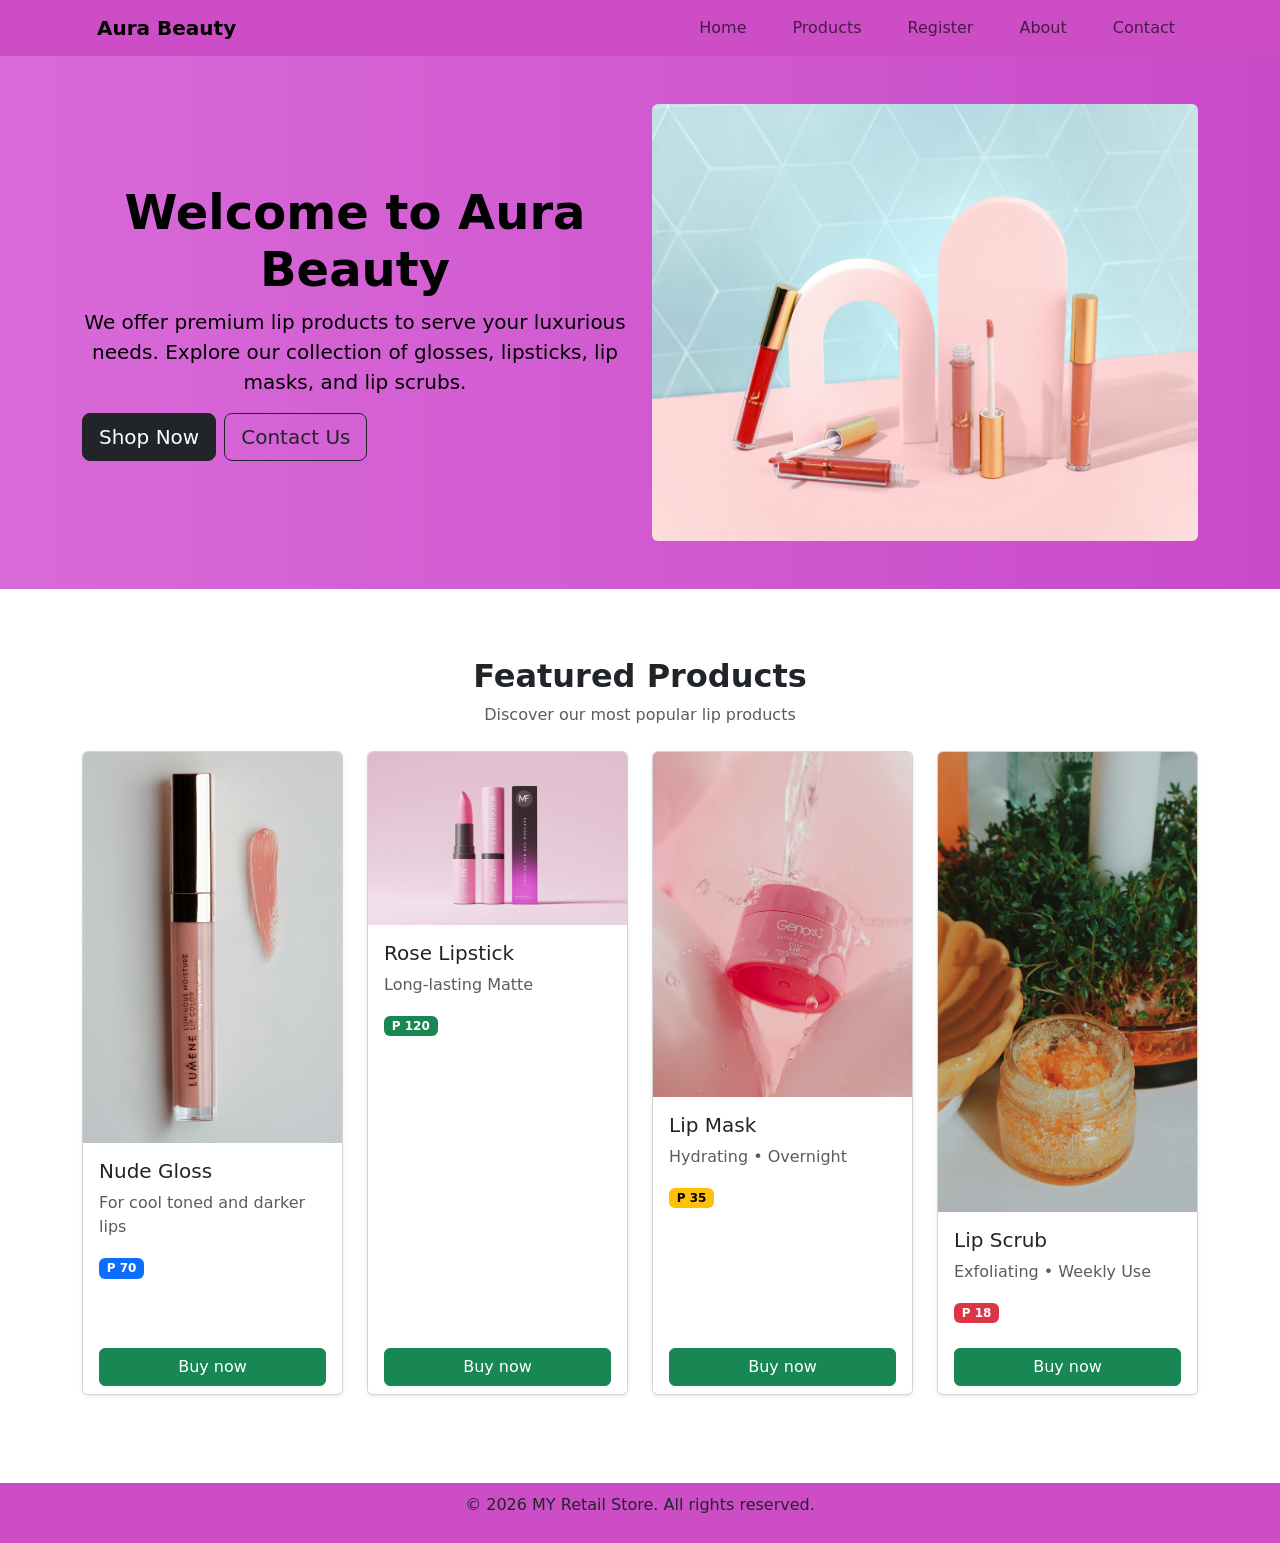
<file: index.html>
<!DOCTYPE html>
<html lang="en">
<head>
	<meta charset="UTF-8">
  <meta name="viewport" content="width=device-width, initial-scale=1">
	<title>Home Page</title>
	<link rel="stylesheet" href="style.css">
    <!-- Bootstrap CSS -->
  <link href="https://cdn.jsdelivr.net/npm/bootstrap@5.3.3/dist/css/bootstrap.min.css" rel="stylesheet">
  <!--Bootsrap Icons-->
  <link rel="stylesheet" href="https://cdn.jsdelivr.net/npm/bootstrap-icons@1.11.3/font/bootstrap-icons.css">

</head>
<body>
<nav class="navbar navbar-expand-lg navbar-light custom-nav">
    <div class="container">
        <!--Logo/Brand-->
        <a class="navbar-brand fw-bold" href="index.html">
            Aura Beauty</a>
        <!--Mobile Toggle Button-->
        <button class="navbar-toggler" type="button" data-bs-toggle="collapse" data-bs-target="#mainNav">
            <span class="navbar-toggler-icon"></span>
        </button>
        <!--Navigation Links-->
        <div class="collapse navbar-collapse"id="mainNav">
              <ul class="navbar-nav ms-auto align-items-lg-center">
                <li class="nav-item">
                    <a class="nav-link" href="index.html">Home</a>
                </li>
                <li class="nav-item">
                    <a class="nav-link" href="products.html">Products</a>
                </li>
                <li class="nav-item">
                    <a class="nav-link" href="register.html">Register</a>
                </li>
                <li class="nav-item">
                    <a class="nav-link" href="about.html">About</a>
                </li>
                <li class="nav-item">
                    <a class="nav-link" href="contact.html">Contact</a>
                </li>
                  </ul>
                </div>
    </div>
</nav>	
<header class="py-5 custom-header">
    <div class="container">
        <div class="row align-items-center g-4">
            <div class="col-12 col-md-6">
                <h1 class="display-5 fw-bold">Welcome to Aura Beauty</h1>
                <p class="lead">
                  We offer premium lip products to serve your luxurious needs. Explore our collection of glosses, lipsticks, lip masks, and lip scrubs.
                </p>
                <div class="d-flex gap-2">
                    <a class="btn btn-dark btn-lg" href="products.html">Shop Now</a>
                    <a class="btn btn-outline-dark btn-lg" href="contact.html">Contact Us</a>
                </div>
            </div>
            <div class="col-md-6 text-center">
                <img src="images/home-page.jpg" alt="Aura Beauty" class="img-fluid rounded">
            </div>
        </div>
      </div>
</header>
  
<!--Main Content-->
 <main>
    <section id="lip-product" class="py-5"> 
  <div class="container"> 
    <div class="text-center mb-4"> 
      <h2 class="fw-bold">Featured Products</h2> 
      <p class="text-muted">Discover our most popular lip products</p> 
    </div> 
 
    <div class="row g-4"> 
      <!-- Lip product 1 --> 
      <div class="col-12 col-sm-6 col-lg-3"> 
        <div class="card h-100 shadow-sm"> 
          <img src="images/lip-gloss.jpg" class="card-img-top img-fluid" alt="Lip product 1"> 
          <div class="card-body"> 
            <h5 class="card-title">Nude Gloss</h5> 
            <p class="card-text text-muted">For cool toned and darker lips </p> 
            <span class="badge text-bg-primary">P 70</span> 
          </div> 
          <div class="card-footer bg-white border-0"> 
            <a href="register.html" class="btn btn-success w-100">Buy now</a> 
          </div> 
        </div> 
      </div> 
 
      <!-- Lip product 2 --> 
      <div class="col-12 col-sm-6 col-lg-3"> 
        <div class="card h-100 shadow-sm"> 
          <img src="images/lip-stick.jpg" class="card-img-top" alt="Lip product 2"> 
          <div class="card-body"> 
            <h5 class="card-title">Rose Lipstick</h5> 
            <p class="card-text text-muted">Long-lasting Matte </p> 
            <span class="badge text-bg-success">P 120</span> 
          </div> 
          <div class="card-footer bg-white border-0"> 
            <a href="register.html" class="btn btn-success w-100">Buy now</a> 
          </div> 
        </div> 
      </div> 
 
      <!-- Lip product 3 --> 
      <div class="col-12 col-sm-6 col-lg-3"> 
        <div class="card h-100 shadow-sm"> 
          <img src="images/lip-mask.jpg" class="card-img-top" alt="Lip product 3"> 
          <div class="card-body"> 
            <h5 class="card-title">Lip Mask</h5> 
            <p class="card-text text-muted">Hydrating • Overnight </p> 
            <span class="badge text-bg-warning">P 35</span> 
          </div> 
          <div class="card-footer bg-white border-0"> 
            <a href="register.html" class="btn btn-success w-100">Buy now</a> 
          </div> 
        </div> 
      </div> 
 
      <!-- Lip product 4 --> 
      <div class="col-12 col-sm-6 col-lg-3"> 
        <div class="card h-100 shadow-sm"> 
          <img src="images/lip-scrub.jpg" class="card-img-top" alt="Lip product 4"> 
          <div class="card-body"> 
            <h5 class="card-title">Lip Scrub</h5> 
            <p class="card-text text-muted">Exfoliating • Weekly Use </p> 
            <span class="badge text-bg-danger">P 18</span> 
          </div> 
          <div class="card-footer bg-white border-0"> 
            <a href="register.html" class="btn btn-success w-100">Buy now</a> 
          </div> 
        </div> 
      </div> 
    </div> 
  </div> 
   </section>
  </main>
 <!--Footer-->
  <footer>
	<p>&copy; 2026 MY Retail Store. All rights reserved.</p>
 </footer>
 <script src="https://cdn.jsdelivr.net/npm/bootstrap@5.3.3/dist/js/bootstrap.bundle.min.js"></script>
</body>
</html>
</file>
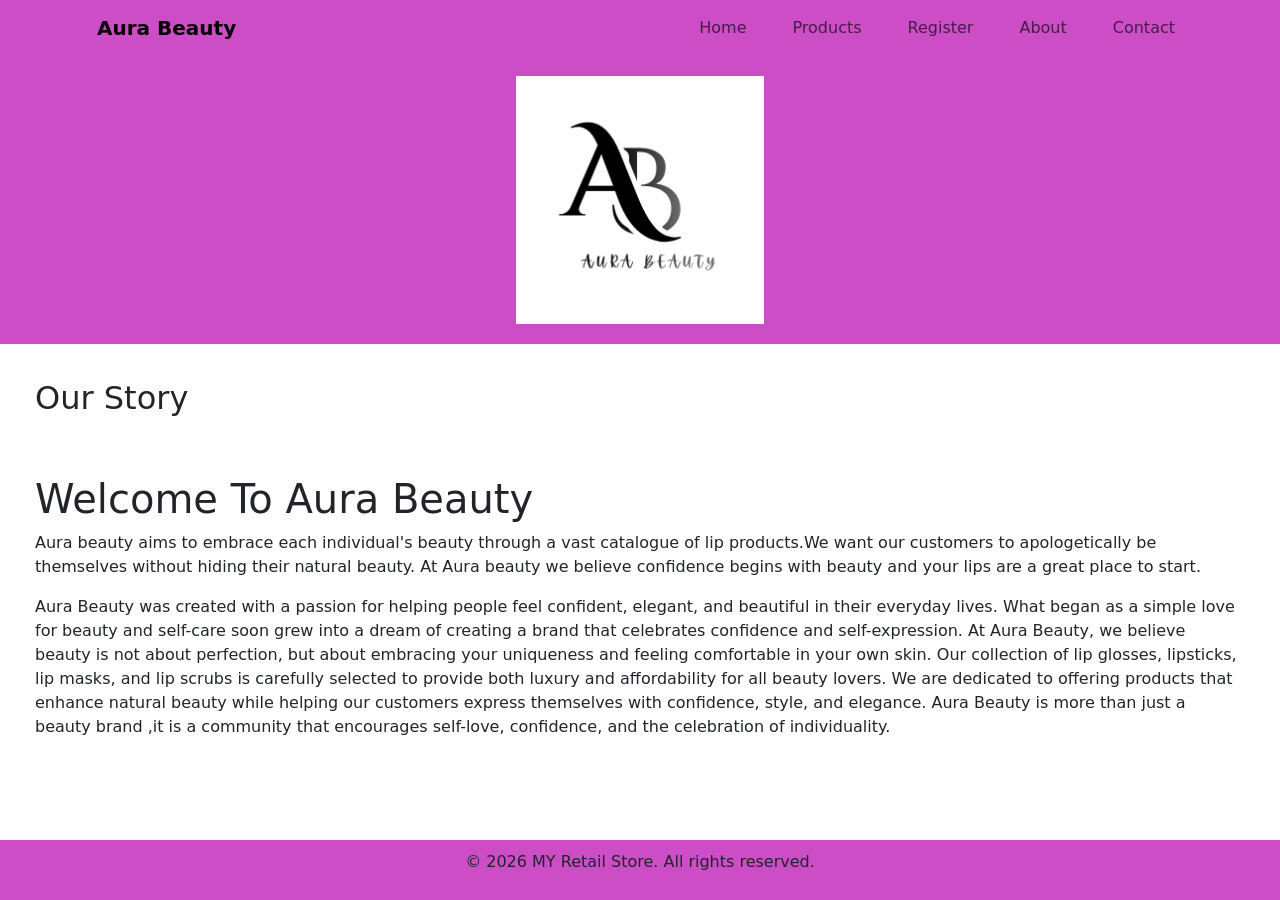
<file: about.html>
<!DOCTYPE html>
<html lang="en">
<head>
	<meta charset="UTF-8">	
	<title>About us Page</title>
	<link rel="stylesheet" href="style.css">
    <!-- Bootstrap CSS -->
  <link href="https://cdn.jsdelivr.net/npm/bootstrap@5.3.3/dist/css/bootstrap.min.css" rel="stylesheet">
  <!--Bootsrap Icons-->
  <link rel="stylesheet" href="https://cdn.jsdelivr.net/npm/bootstrap-icons@1.11.3/font/bootstrap-icons.css">
</head>
<body>
<nav class="navbar navbar-expand-lg navbar-light custom-nav">
    <div class="container">
        <!--Logo/Brand-->
        <a class="navbar-brand fw-bold" href="index.html">
            Aura Beauty</a>
        <!--Mobile Toggle Button-->
        <button class="navbar-toggler" type="button" data-bs-toggle="collapse" data-bs-target="#mainNav">
            <span class="navbar-toggler-icon"></span>
        </button>
        <!--Navigation Links-->
        <div class="collapse navbar-collapse"id="mainNav">
            <ul class="navbar-nav ms-auto align-items-lg-center">
                <li class="nav-item">
                    <a class="nav-link" href="index.html">Home</a>
                </li>
                <li class="nav-item"></li>
                    <a class="nav-link" href="products.html">Products</a>
                </li>
                <li class="nav-item">
                    <a class="nav-link" href="register.html">Register</a>
                </li>
                <li class="nav-item">
                    <a class="nav-link" href="about.html">About</a>
                </li>
                <li class="nav-item">
                    <a class="nav-link" href="contact.html">Contact</a>
                </li>
                </ul>
                </div>
    </div>
</nav>
<header>
    <img src="aura-logo.png" 
		alt="aura beauty logo" 
		style="width:20%">
</header>
 <!--Main Content-->
 <main>
	<section>
	 <h2>Our Story</h2>
       </section>

       <section>
       <h1>Welcome To Aura Beauty</h1>
	   <div class="about-section">
		<p>
Aura beauty aims to embrace each individual's beauty through a vast catalogue of lip products.We want our customers to apologetically be themselves without hiding their natural beauty.

At Aura beauty we believe confidence begins with beauty and your lips are a great place to start. </p>
<p>
Aura Beauty was created with a passion for helping people feel confident, elegant, and beautiful in their everyday lives. What began as a simple love for beauty and self-care soon grew into a dream of creating a brand that celebrates confidence and self-expression. At Aura Beauty, we believe beauty is not about perfection, but about embracing your uniqueness and feeling comfortable in your own skin.

Our collection of lip glosses, lipsticks, lip masks, and lip scrubs is carefully selected to provide both luxury and affordability for all beauty lovers. We are dedicated to offering products that enhance natural beauty while helping our customers express themselves with confidence, style, and elegance.

Aura Beauty is more than just a beauty brand ,it is a community that encourages self-love, confidence, and the celebration of individuality.
</p>
	</div>
   </section>

  </main>
<!--Footer-->
  <footer>
	<p>&copy; 2026 MY Retail Store. All rights reserved.</p>
 </footer>
</body>
</html>
</file>
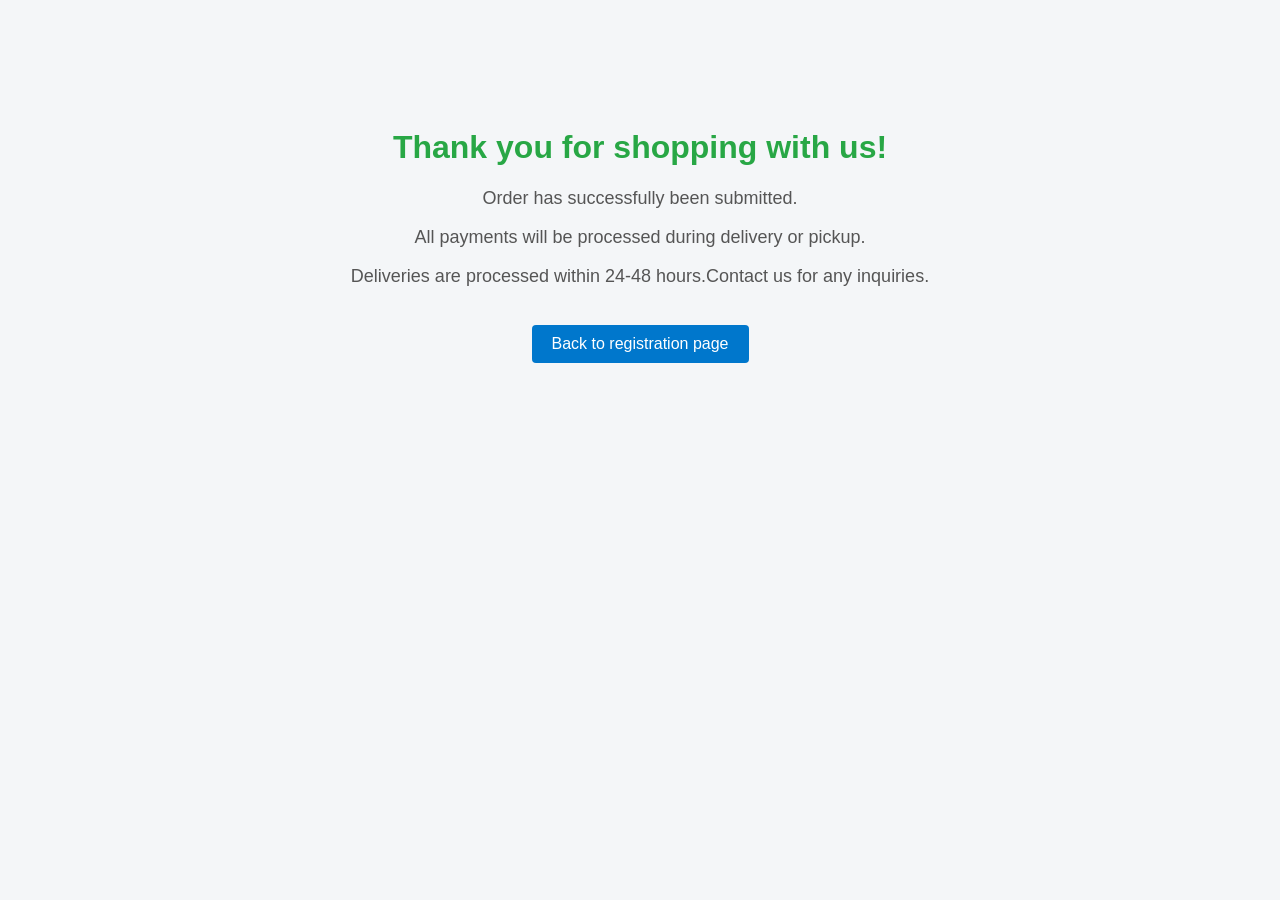
<file: acknowledgements.html>
<!DOCTYPE html>
<html lang="en">
<head>
    <meta charset="UTF-8">	
    <title>Thank You</title>

    <style> 
        body {
            font-family: Arial, sans-serif;
            background-color: #f4f6f8;
            text-align: center;
            padding-top: 100px;

        }
        h1 {
            color: #28a745;
        }
        
        p {
            font-size: 18px;
            color: #555;
        }
        
        a {
            display: inline-block;
            margin-top: 20px;
            text-decoration: none;
            color: white;
            background-color: #0077cc;
            padding: 10px 20px;
            border-radius: 4px;
        }

        a:hover {
            background-color:#005fa3;

        }
     </style>
    </head>
    <body>

        <h1>Thank you for shopping with us!</h1>
        <p>Order has successfully been submitted.</p>
        <p>All payments will be processed during delivery or pickup.</p>
        <p>Deliveries are processed within 24-48 hours.Contact us for any inquiries.</p>

        <a href="register.html">Back to registration page</a>

        </body>
        </html>
</file>
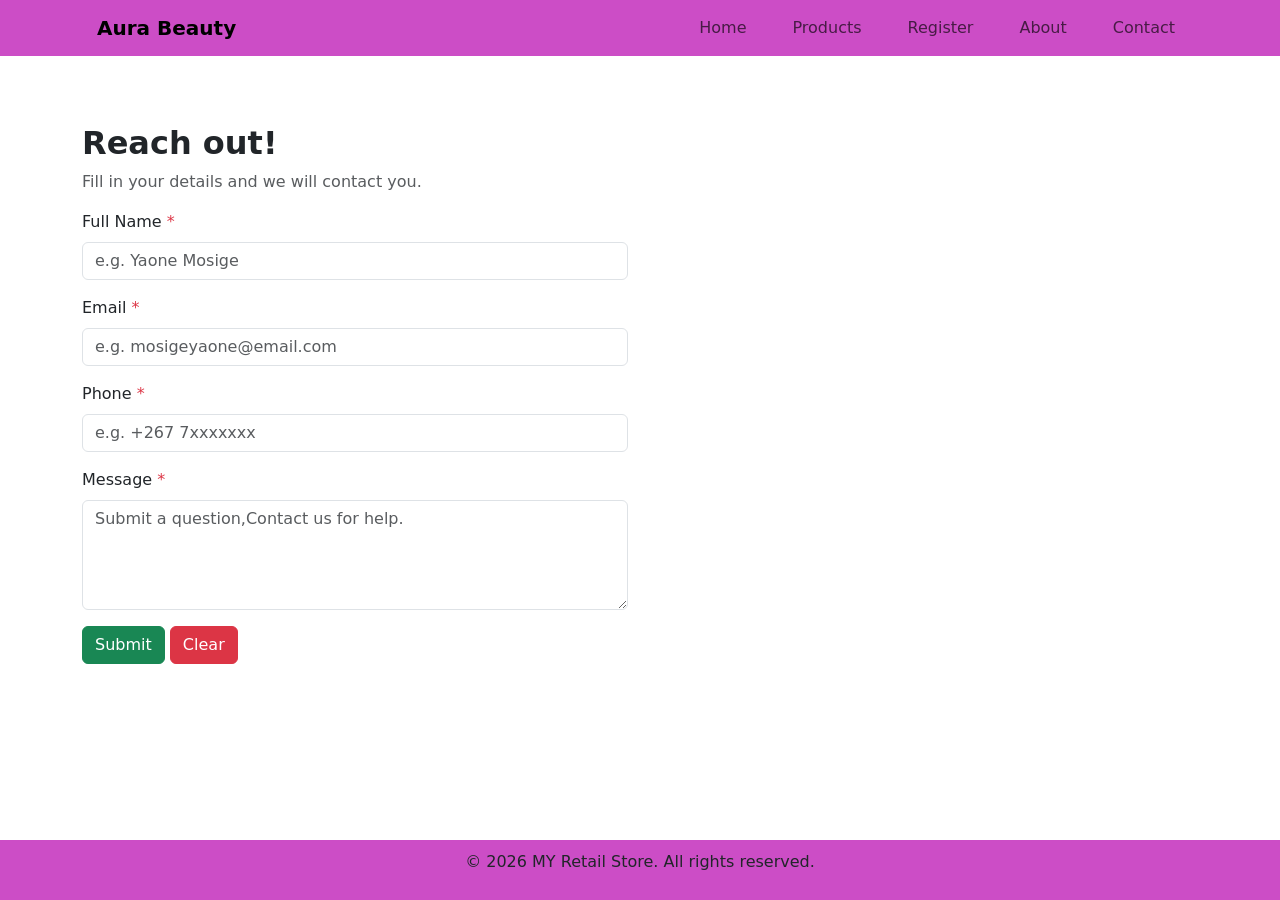
<file: contact.html>
<!DOCTYPE html>
<html lang="en">
<head>
	<meta charset="UTF-8">	
	<title>Contact us page</title>
	<link rel="stylesheet" href="style.css">
    <!-- Bootstrap CSS -->
  <link href="https://cdn.jsdelivr.net/npm/bootstrap@5.3.3/dist/css/bootstrap.min.css" rel="stylesheet">
  <!--Bootsrap Icons-->
  <link rel="stylesheet" href="https://cdn.jsdelivr.net/npm/bootstrap-icons@1.11.3/font/bootstrap-icons.css">
</head>
<body>
<nav class="navbar navbar-expand-lg navbar-light custom-nav">
    <div class="container">
        <!--Logo/Brand-->
        <a class="navbar-brand fw-bold" href="index.html">
            Aura Beauty</a>
        <!--Mobile Toggle Button-->
        <button class="navbar-toggler" type="button" data-bs-toggle="collapse" data-bs-target="#mainNav">
            <span class="navbar-toggler-icon"></span>
        </button>
        <!--Navigation Links-->
        <div class="collapse navbar-collapse"id="mainNav">
            <ul class="navbar-nav ms-auto align-items-lg-center">
                <li class="nav-item">
                    <a class="nav-link" href="index.html">Home</a>
                </li>
                <li class="nav-item">
                    <a class="nav-link" href="products.html">Products</a>
                </li>
                <li class="nav-item">
                    <a class="nav-link" href="register.html">Register</a>
                </li>
                <li class="nav-item">
                    <a class="nav-link" href="about.html">About</a>
                </li>
                <li class="nav-item">
                    <a class="nav-link" href="contact.html">Contact</a>
                </li>
                </ul>
                </div>
    </div>
</nav>
 <!--Main Content-->
 <main>
	<section id="contact" class="py-5">
  <div class="container">
    <div class="row g-4">
      <div class="col-lg-6">
        <h2 class="fw-bold">Reach out!</h2>
        <p class="text-muted">Fill in your details and we will contact you.</p>

        <form action="feedback.html" method="get">
          
          <div class="mb-3">
            <label class="form-label">Full Name <span class="text-danger">*</span></label>
            <input type="text" class="form-control" placeholder="e.g. Yaone Mosige" required>
          </div>

          <div class="mb-3">
            <label class="form-label">Email <span class="text-danger">*</span></label>
            <input type="email" class="form-control" placeholder="e.g. mosigeyaone@email.com" required>
          </div>

          <div class="mb-3">
            <label class="form-label">Phone <span class="text-danger">*</span></label>
            <input type="tel" class="form-control" placeholder="e.g. +267 7xxxxxxx" required>
          </div>

          <div class="mb-3">
            <label class="form-label">Message <span class="text-danger">*</span></label>
            <textarea class="form-control" rows="4" placeholder="Submit a question,Contact us for help."></textarea>
          </div>

          <button type="submit" class="btn btn-success">Submit </button>
          <button type="reset" class="btn btn-danger">Clear</button>
        </form>
      </div>
      </div>
      </div>
      </section>

  </main>
<!--Footer-->
  <footer>
	<p>&copy; 2026 MY Retail Store. All rights reserved.</p>
 </footer>
</body>
</html>
</file>
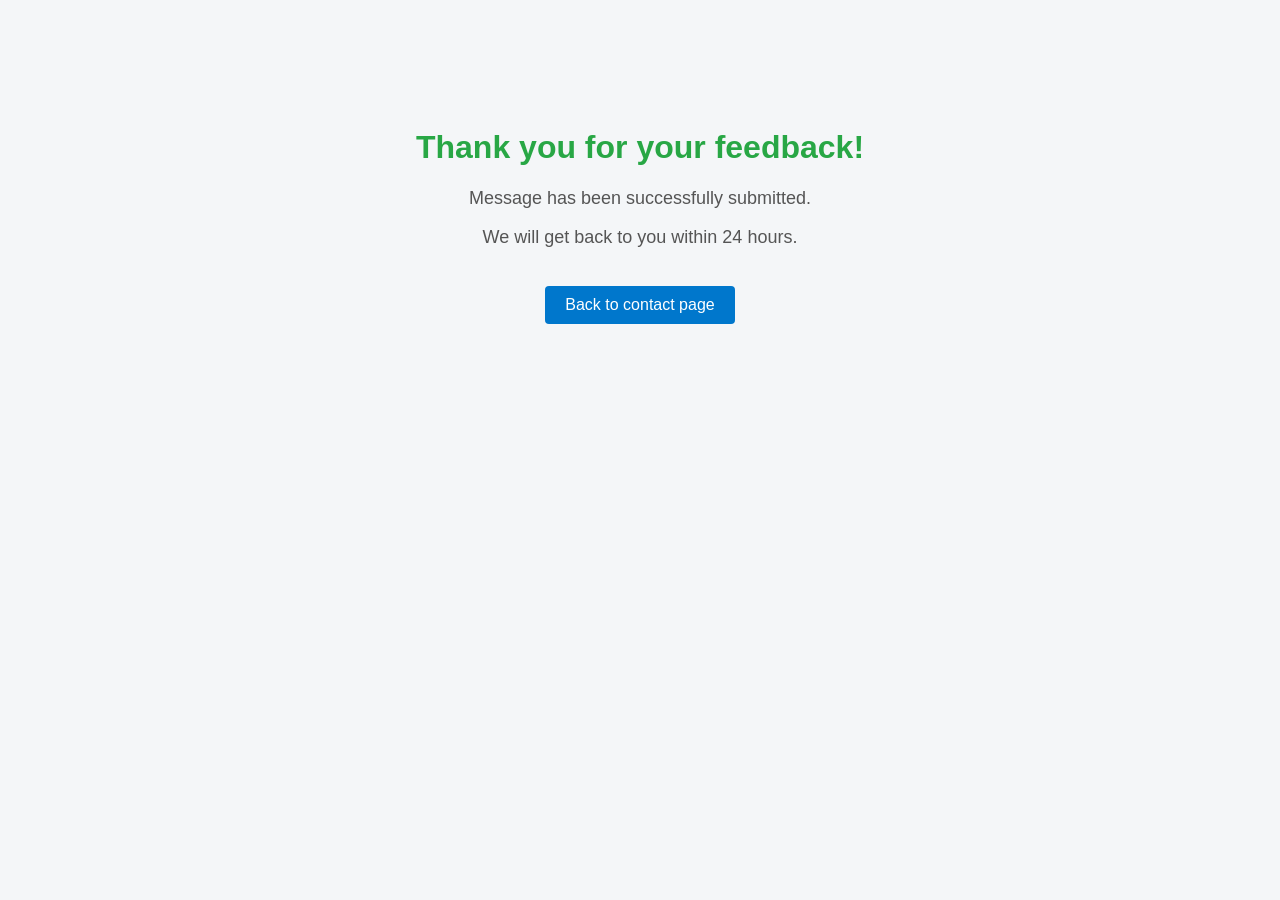
<file: feedback.html>
<!DOCTYPE html>
<html lang="en">
<head>
    <meta charset="UTF-8">	
    <title>Thank You</title>

    <style> 
        body {
            font-family: Arial, sans-serif;
            background-color: #f4f6f8;
            text-align: center;
            padding-top: 100px;

        }
        h1 {
            color: #28a745;
        }
        
        p {
            font-size: 18px;
            color: #555;
        }
        
        a {
            display: inline-block;
            margin-top: 20px;
            text-decoration: none;
            color: white;
            background-color: #0077cc;
            padding: 10px 20px;
            border-radius: 4px;
        }

        a:hover {
            background-color:#005fa3;

        }
     </style>
    </head>
    <body>

        <h1>Thank you for your feedback!</h1>
        <p>Message has been successfully submitted.</p>
        <p>We will get back to you within 24 hours.</p>
        <a href="contact.html">Back to contact page</a>
       
    </body>
        </html>
</file>
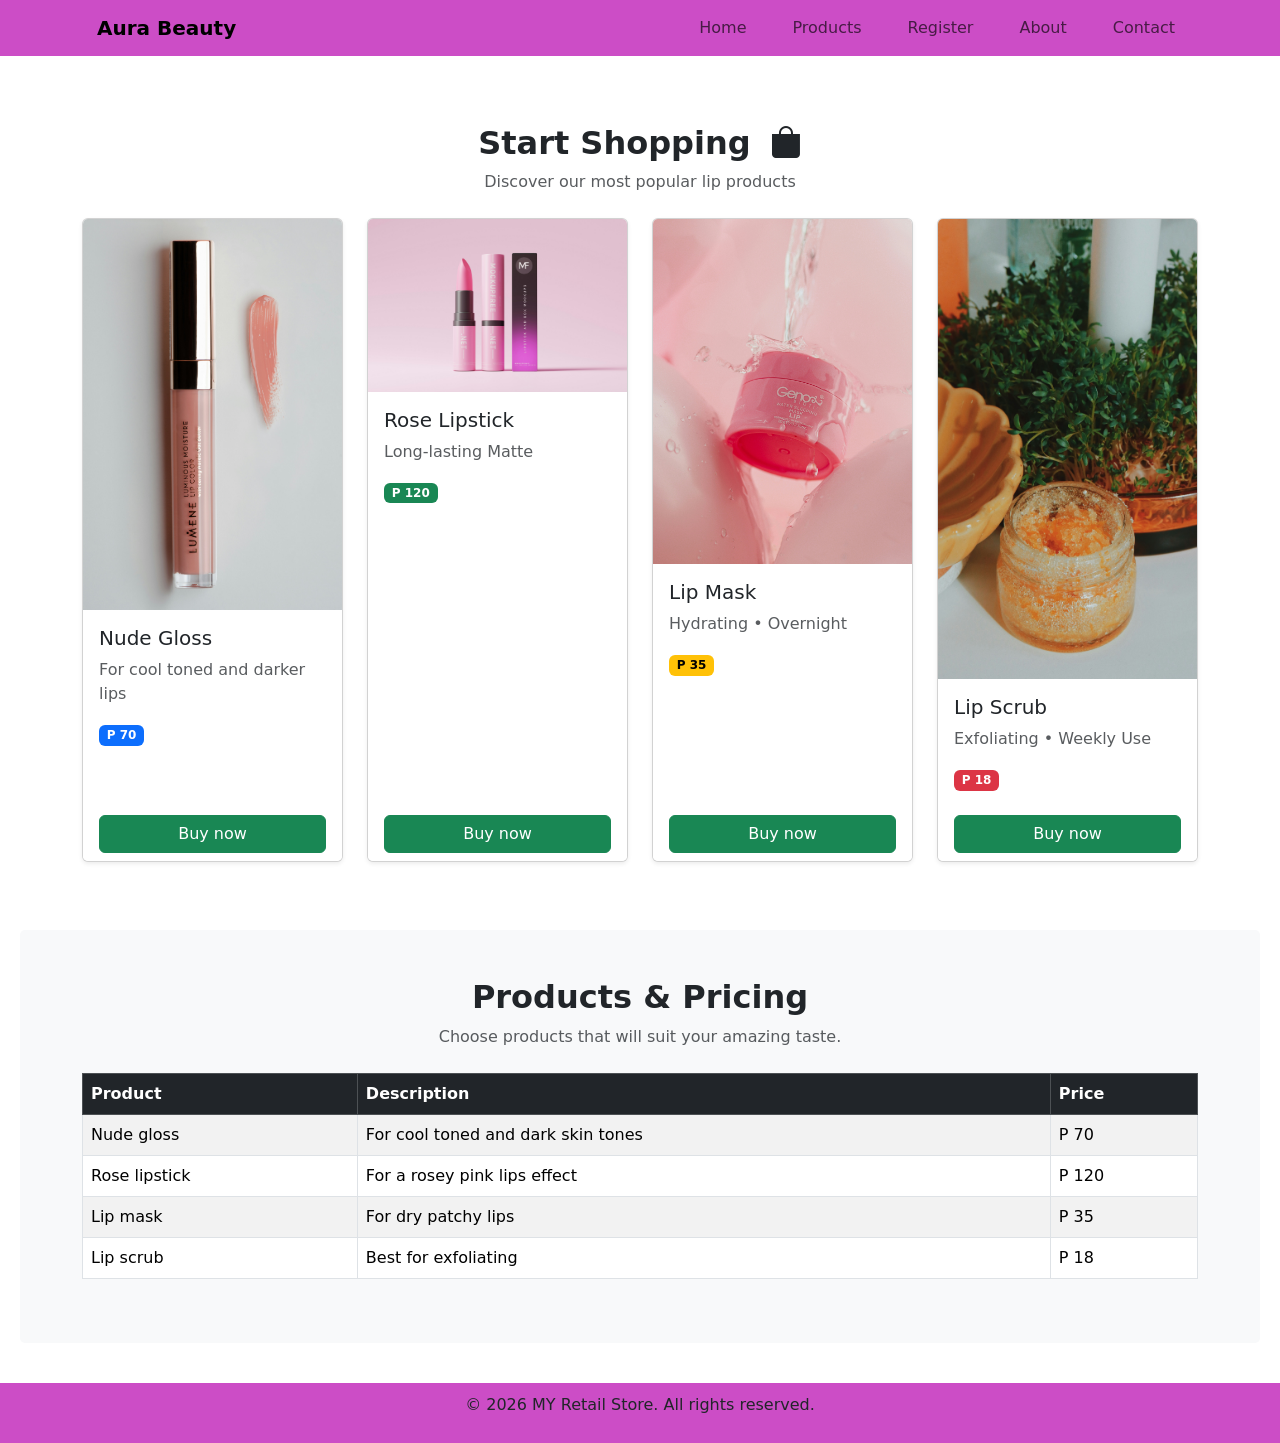
<file: products.html>
<!DOCTYPE html>
<html lang="en">
<head>
	<meta charset="UTF-8">
  <meta name="viewport" content="width=device-width, initial-scale=1">
	<title>Products Page</title>
	<link rel="stylesheet" href="style.css">
    <!-- Bootstrap CSS -->
  <link href="https://cdn.jsdelivr.net/npm/bootstrap@5.3.3/dist/css/bootstrap.min.css" rel="stylesheet">
  <!--Bootsrap Icons-->
  <link rel="stylesheet" href="https://cdn.jsdelivr.net/npm/bootstrap-icons@1.11.3/font/bootstrap-icons.css">
</head>
<body>
   <nav class="navbar navbar-expand-lg navbar-light custom-nav">
    <div class="container">
        <!--Logo/Brand-->
        <a class="navbar-brand fw-bold" href="index.html">
            Aura Beauty</a>
        <!--Mobile Toggle Button-->
        <button class="navbar-toggler" type="button" data-bs-toggle="collapse" data-bs-target="#mainNav">
            <span class="navbar-toggler-icon"></span>
        </button>
        <!--Navigation Links-->
        <div class="collapse navbar-collapse"id="mainNav">
            <ul class="navbar-nav ms-auto align-items-lg-center">
                <li class="nav-item">
                    <a class="nav-link" href="index.html">Home</a>
                </li>
                <li class="nav-item">
                    <a class="nav-link" href="products.html">Products</a>
                </li>
                <li class="nav-item">
                    <a class="nav-link" href="register.html">Register</a>
                </li>
                <li class="nav-item">
                    <a class="nav-link" href="about.html">About</a>
                </li>
                <li class="nav-item">
                    <a class="nav-link" href="contact.html">Contact</a>
                </li>
                </ul>
                </div>
    </div>
</nav>	    
<!--Main Content--> 
<main>
  <section id="lip-product" class="py-5"> 
  <div class="container"> 
    <div class="text-center mb-4"> 
      <h2 class="fw-bold text-dark">
        Start Shopping <i class="bi bi-bag-fill ms-2">
        </i>
      </h2> 
      <p class="text-muted">Discover our most popular lip products</p> 
    </div> 
 
    <div class="row g-4"> 
      <!-- Lip product 1 --> 
      <div class="col-12 col-md-6 col-lg-3"> 
        <div class="card h-100 shadow-sm"> 
          <img src="images/lip-gloss.jpg" class="card-img-top img-fluid" alt="Lip product 1"> 
          <div class="card-body"> 
            <h5 class="card-title">Nude Gloss</h5> 
            <p class="card-text text-muted">For cool toned and darker lips </p> 
            <span class="badge text-bg-primary">P 70</span> 
          </div> 
          <div class="card-footer bg-white border-0"> 
            <a href="register.html" class="btn btn-success w-100">Buy now</a> 
          </div> 
        </div> 
      </div> 
 
      <!-- Lip product 2 --> 
      <div class="col-12 col-md-6 col-lg-3"> 
        <div class="card h-100 shadow-sm"> 
          <img src="images/lip-stick.jpg" class="card-img-top" alt="Lip product 2"> 
          <div class="card-body"> 
            <h5 class="card-title">Rose Lipstick</h5> 
            <p class="card-text text-muted">Long-lasting Matte </p> 
            <span class="badge text-bg-success">P 120</span> 
          </div> 
          <div class="card-footer bg-white border-0"> 
            <a href="register.html" class="btn btn-success w-100">Buy now</a> 
          </div> 
        </div> 
      </div> 
 
      <!-- Lip product 3 --> 
      <div class="col-12 col-md-6 col-lg-3"> 
        <div class="card h-100 shadow-sm"> 
          <img src="images/lip-mask.jpg" class="card-img-top" alt="Lip product 3"> 
          <div class="card-body"> 
            <h5 class="card-title">Lip Mask</h5> 
            <p class="card-text text-muted">Hydrating • Overnight </p> 
            <span class="badge text-bg-warning">P 35</span> 
          </div> 
          <div class="card-footer bg-white border-0"> 
            <a href="register.html" class="btn btn-success w-100">Buy now</a> 
          </div> 
        </div> 
      </div> 
 
      <!-- Lip product 4 --> 
      <div class="col-12 col-md-6 col-lg-3"> 
        <div class="card h-100 shadow-sm"> 
          <img src="images/lip-scrub.jpg" class="card-img-top" alt="Lip product 4"> 
          <div class="card-body"> 
            <h5 class="card-title">Lip Scrub</h5> 
            <p class="card-text text-muted">Exfoliating • Weekly Use </p> 
            <span class="badge text-bg-danger">P 18</span> 
          </div> 
          <div class="card-footer bg-white border-0"> 
            <a href="register.html" class="btn btn-success w-100">Buy now</a> 
          </div> 
        </div> 
      </div> 
    </div> 
  </div> 
</section> 
<section id="pricing" class="py-5 bg-light">
  <div class="container">
    <div class="text-center mb-4">
      <h2 class="fw-bold">Products & Pricing</h2>
      <p class="text-muted">Choose products that will suit your amazing taste.</p>
    </div>

    <div class="table-responsive">
      <table class="table table-striped table-bordered align-middle">
        <thead class="table-dark">
          <tr>
            <th>Product</th>
            <th>Description</th>
            <th>Price</th>
          </tr>
        </thead>
        <tbody>
          <tr>
            <td>Nude gloss</td>
            <td>For cool toned and dark skin tones</td>
            <td>P 70</td>
          </tr>
          <tr>
            <td>Rose lipstick</td>
            <td>For a rosey pink lips effect</td>
            <td>P 120</td>
          </tr>
          <tr>
            <td>Lip mask</td>
            <td>For dry patchy lips</td>
            <td>P 35</td>
          </tr>
         <tr>
            <td>Lip scrub</td>
            <td>Best for exfoliating</td>
            <td>P 18</td>
         </tr>
        </tbody>
      </table>
    </div>
  </div>
</section>
</main>
<!--Main Ends-->
 <!--Footer-->
  <footer>
	<p>&copy; 2026 MY Retail Store. All rights reserved.</p>
 </footer>
</body>
</html>
</file>
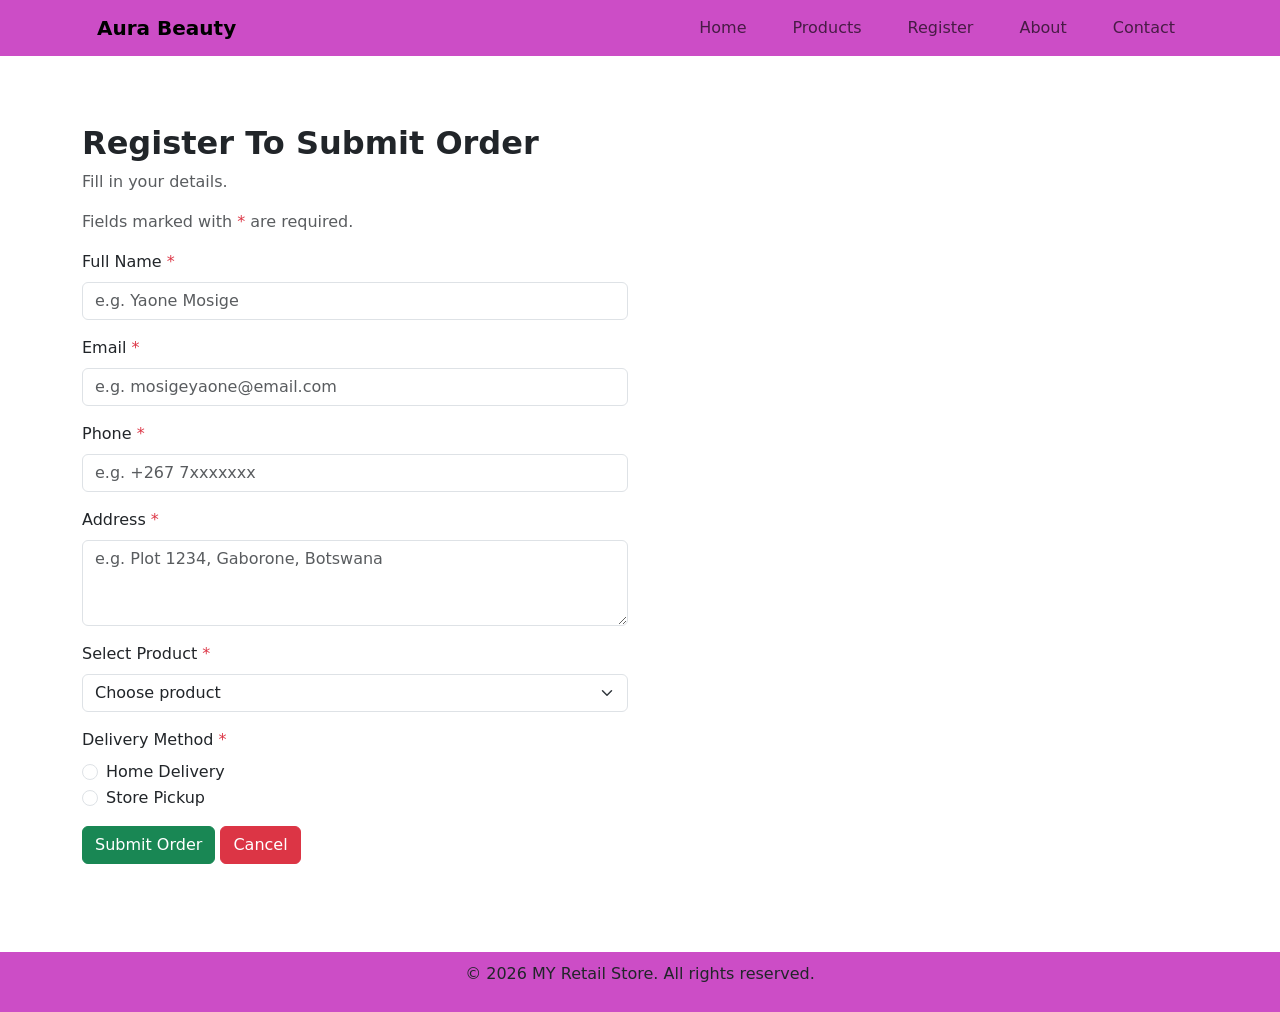
<file: register.html>
<!DOCTYPE html>
<html lang="en">
<head>
	<meta charset="UTF-8">	
	<title>Registration page</title>
	<link rel="stylesheet" href="style.css">
    <!-- Bootstrap CSS -->
  <link href="https://cdn.jsdelivr.net/npm/bootstrap@5.3.3/dist/css/bootstrap.min.css" rel="stylesheet">
  <!--Bootsrap Icons-->
  <link rel="stylesheet" href="https://cdn.jsdelivr.net/npm/bootstrap-icons@1.11.3/font/bootstrap-icons.css">
</head>
<body>
<nav class="navbar navbar-expand-lg navbar-light custom-nav">
    <div class="container">
        <!--Logo/Brand-->
        <a class="navbar-brand fw-bold" href="index.html">
            Aura Beauty</a>
        <!--Mobile Toggle Button-->
        <button class="navbar-toggler" type="button" data-bs-toggle="collapse" data-bs-target="#mainNav">
            <span class="navbar-toggler-icon"></span>
        </button>
        <!--Navigation Links-->
        <div class="collapse navbar-collapse"id="mainNav">
            <ul class="navbar-nav ms-auto align-items-lg-center">
                <li class="nav-item">
                    <a class="nav-link" href="index.html">Home</a>
                </li>
                <li class="nav-item">
                    <a class="nav-link" href="products.html">Products</a>
                </li>
                <li class="nav-item">
                    <a class="nav-link" href="register.html">Register</a>
                </li>
                <li class="nav-item">
                    <a class="nav-link" href="about.html">About</a>
                </li>
                <li class="nav-item">
                    <a class="nav-link" href="contact.html">Contact</a>
                </li>
                </ul>
                </div>
    </div>
</nav>
 <!--Main Content-->
 <main>
	<section id="contact" class="py-5">
  <div class="container">
    <div class="row g-4">
      <div class="col-lg-6">
        <h2 class="fw-bold">Register To Submit Order</h2>
        <p class="text-muted">Fill in your details.</p>
        <p class="text-muted">Fields marked with <span class="text-danger">*</span> are required.</p>

        <form action="acknowledgements.html" method="get">
            
          <div class="mb-3">
           <label class="form-label">Full Name <span class="text-danger">*</span></label>
            <input type="text" class="form-control" placeholder="e.g. Yaone Mosige" required>
          </div>

          <div class="mb-3">
           <label class="form-label">Email <span class="text-danger">*</span></label>
            <input type="email" class="form-control" placeholder="e.g. mosigeyaone@email.com" required>
          </div>

          <div class="mb-3">
            <label class="form-label">Phone <span class="text-danger">*</span></label>
            <input type="tel" class="form-control" placeholder="e.g. +267 7xxxxxxx" required> 
          </div>

          <div class="mb-3">
            <label class="form-label">
             Address <span class="text-danger">*</span>
           </label>
           <textarea class="form-control" rows="3" placeholder="e.g. Plot 1234, Gaborone, Botswana" required></textarea>
          </div>

          <div class="mb-3">
    <label class="form-label">Select Product <span class="text-danger">*</span></label>
    <select class="form-select" required>
    <option value="">Choose product</option>
    <option>Nude Gloss</option>
    <option>Rose Lipstick</option>
    <option>Lip Mask</option>
    <option>Lip Scrub</option>
  </select>
</div>
<div class="mb-3">
  <label class="form-label">Delivery Method <span class="text-danger">*</span></label>

  <div class="form-check">
    <input class="form-check-input" type="radio" name="delivery" required>
    <label class="form-check-label">Home Delivery</label>
  </div>

  <div class="form-check">
    <input class="form-check-input" type="radio" name="delivery" required>
    <label class="form-check-label">Store Pickup</label>
  </div>
</div>
          <button type="submit" class="btn btn-success">Submit Order</button>
          <button type="reset" class="btn btn-danger">Cancel</button>
        </form>
      </div>
      </div>
      </div>
      </section>

  </main>
<!--Footer-->
  <footer>
	<p>&copy; 2026 MY Retail Store. All rights reserved.</p>
 </footer>
</body>
</html>
</file>
<file: style.css>
/* Make page take full height*/
html,body {height: 100%;
           margin: 0;
}
/* Flex layout */
body {display:flex;
       flex-direction:column;
}
/* Main content grows */
main {flex:1;}
/* Reset default browser spacing */
body {
	margin: 0;
	font-family: Arial,sans-serif;
	background-color: #f4f4f4;
}

/* Header */
header {
	background-color: #cc4dc6;
        color: white;
	padding: 20px;
        text-align: center;
}

/* Navigation */

nav{ 
        background-color: #cc4dc6;
	padding: 10px;
	text-align: center;
}

nav a {
      color: rgb(0, 0, 0);
      text-decoration: none;
      margin:0 15px;
      font-weight: bold;
}

nav a:hover {
     text-decoration:underline;
}

/* Main content */
main {
     padding: 20px;
}

/* Sections */
section {
       background-color: white;
       padding: 15px;
       margin-bottom: 20px;
       border-radius: 5px;
}
 /* Products */
.product { 
	border: 1px solid #cc4dc6;
	padding: 10px;
	margin-top: 10px;
	border-radius: 5px;
}

/* Footer */
footer {
	background-color: #cc4dc6;
	colour: rgb(0, 0, 0);
	text-align: center;
        padding: 10px;
        
}
 
/*Custome header styling*/
.custom-nav{
	background-color: #cc4dc6;
}
.custom-header {background:linear-gradient(to right, #d96ad9, #c94ac9)
}      

.custom-header h1,
.custom-header p {
        color:black;
}
 
/* Fix product images */
.card-img-top {
        height: 200px;
        object-fit: cover;
}

/* control image height */
.card-img-top {
    width: 100%;
    height: auto;
    object-fit: contain;
}
</file>
